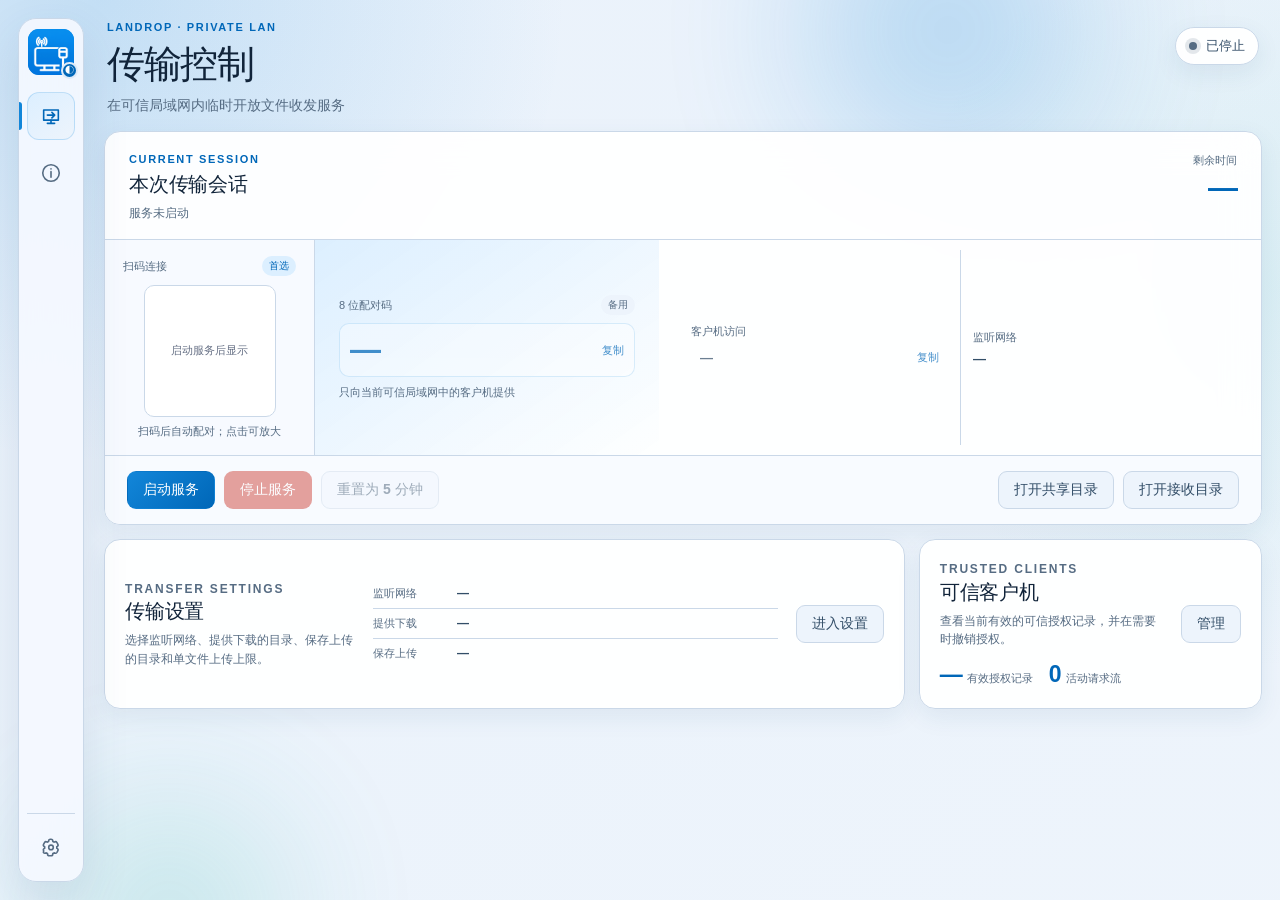
<file: ui/desktop/index.html>
<!doctype html>
<html lang="zh-CN">
<head>
  <meta charset="utf-8">
  <meta name="viewport" content="width=device-width, initial-scale=1">
  <meta name="color-scheme" content="light dark">
  <title>LanDrop</title>
  <link rel="stylesheet" href="css/tokens.css">
  <link rel="stylesheet" href="css/shell.css">
  <link rel="stylesheet" href="css/components.css">
</head>
<body data-service-state="stopped">
  <div class="ambient ambient-one"></div>
  <div class="ambient ambient-two"></div>

  <main class="app-shell">
    <aside class="activity-rail" aria-label="主导航">
      <button class="rail-brand" type="button" data-theme-toggle aria-label="主题：跟随系统；点击切换为深色模式">
        <img src="../../assets/LanDrop-icon-preview.png" alt="">
        <span class="theme-indicator" data-theme-indicator aria-hidden="true">◐</span>
      </button>
      <nav class="tab-bar" aria-label="LanDrop 页面">
        <button class="tab active" type="button" data-page="mainPage" data-title="传输控制" data-subtitle="在可信局域网内临时开放文件收发服务" aria-label="主控" aria-current="page">
          <svg aria-hidden="true" viewBox="0 0 24 24"><path d="M4 5.5h16v11H4z"></path><path d="M8 20h8M12 16.5V20"></path><path d="M8 11h8M13 8l3 3-3 3"></path></svg>
          <span class="nav-tooltip">主控</span>
        </button>
        <button class="tab" type="button" data-page="infoPage" data-title="网络与诊断" data-subtitle="检查本次 endpoint、Windows 网络和防火墙证据" aria-label="信息">
          <svg aria-hidden="true" viewBox="0 0 24 24"><circle cx="12" cy="12" r="9"></circle><path d="M12 10.5v6M12 7.5h.01"></path></svg>
          <span class="nav-tooltip">信息</span>
        </button>
      </nav>
      <nav class="rail-settings" aria-label="辅助导航">
        <button class="tab" type="button" data-page="settingsPage" data-title="设置与恢复" data-subtitle="只读诊断、日志入口和 Windows 官方设置" aria-label="设置">
          <svg aria-hidden="true" viewBox="0 0 24 24"><path d="M12 3.5a2 2 0 0 1 2 2v.4a7 7 0 0 1 1.4.8l.4-.2a2 2 0 0 1 2.7.7l.9 1.6a2 2 0 0 1-.7 2.7l-.4.2v1.6l.4.2a2 2 0 0 1 .7 2.7l-.9 1.6a2 2 0 0 1-2.7.7l-.4-.2a7 7 0 0 1-1.4.8v.4a2 2 0 0 1-2 2h-1.8a2 2 0 0 1-2-2v-.4a7 7 0 0 1-1.4-.8l-.4.2a2 2 0 0 1-2.7-.7L4 16.2a2 2 0 0 1 .7-2.7l.4-.2v-1.6l-.4-.2A2 2 0 0 1 4 8.8l.9-1.6a2 2 0 0 1 2.7-.7l.4.2a7 7 0 0 1 1.4-.8v-.4a2 2 0 0 1 2-2Z"></path><circle cx="12" cy="12.5" r="2.5"></circle></svg>
          <span class="nav-tooltip">设置</span>
        </button>
      </nav>
    </aside>

    <div class="workspace-column">
      <header class="hero">
        <div>
          <p class="eyebrow">LANDROP · PRIVATE LAN</p>
          <h1 id="workspaceTitle">传输控制</h1>
          <p id="workspaceSubtitle" class="subtitle">在可信局域网内临时开放文件收发服务</p>
        </div>
        <span id="badge" class="status-pill"><span class="status-dot"></span><span class="status-text">已停止</span></span>
      </header>

      <section id="mainPage" class="page active" aria-label="传输控制">
        <section class="service-panel panel">
          <header class="panel-heading service-heading">
            <div>
              <p class="section-index">CURRENT SESSION</p>
              <h2>本次传输会话</h2>
              <p id="message" class="panel-description">服务未启动</p>
            </div>
            <div class="countdown-block">
              <span>剩余时间</span>
              <strong id="countdown" class="countdown">—</strong>
            </div>
          </header>

          <div class="session-grid">
            <article class="qr-card">
              <div class="metric-heading"><span class="metric-label">扫码连接</span><span class="metric-badge">首选</span></div>
              <button id="openQrDialog" class="qr-frame" type="button" aria-label="放大一次性客户机邀请二维码" disabled>
                <img id="pairingQr" alt="一次性客户机邀请二维码" hidden>
                <span id="qrUnavailable">启动服务后显示</span>
              </button>
              <small>扫码后自动配对；点击可放大</small>
            </article>
            <article class="pairing-card">
              <div class="metric-heading"><span class="metric-label">8 位配对码</span><span class="metric-badge secondary-badge">备用</span></div>
              <button id="copyPairing" class="copy-value" type="button" aria-label="复制 8 位配对码" disabled>
                <strong id="pairing" class="code">—</strong><span class="copy-hint">复制</span>
              </button>
              <small>只向当前可信局域网中的客户机提供</small>
            </article>
            <article class="session-addresses">
              <div><span>客户机访问</span><button id="copyLanUrl" class="copy-inline" type="button" aria-label="复制客户机访问地址" disabled><strong id="lanUrl">—</strong><span class="copy-hint">复制</span></button></div>
              <div><span>监听网络</span><strong id="network">—</strong></div>
            </article>
          </div>

          <div class="command-bar">
            <button id="start" class="button primary" type="button">启动服务</button>
            <button id="stop" class="button danger" type="button" disabled>停止服务</button>
            <button id="resetDeadline" class="button secondary" type="button" disabled>重置为 5 分钟</button>
            <div class="directory-actions" role="group" aria-label="打开收发目录">
              <button id="openSharedDirectory" class="button secondary" type="button">打开共享目录</button>
              <button id="openReceivedDirectory" class="button secondary" type="button">打开接收目录</button>
            </div>
          </div>
          <div id="notice" class="notice" aria-live="polite"></div>
        </section>

        <div class="overview-grid">
          <section class="panel overview-card transfer-overview">
            <div class="overview-card-copy"><p class="section-index">TRANSFER SETTINGS</p><h2>传输设置</h2><p>选择监听网络、提供下载的目录、保存上传的目录和单文件上传上限。</p></div>
            <div class="settings-preview" aria-label="当前传输设置预览">
              <div><span>监听网络</span><strong id="settingsPreviewNetwork">—</strong></div>
              <div><span>提供下载</span><strong id="settingsPreviewShared">—</strong></div>
              <div><span>保存上传</span><strong id="settingsPreviewReceived">—</strong></div>
            </div>
            <button id="openTransferSettingsCard" class="button secondary" type="button">进入设置</button>
          </section>
          <section class="panel overview-card">
            <div class="overview-card-copy"><p class="section-index">TRUSTED CLIENTS</p><h2>可信客户机</h2><p>查看当前有效的可信授权记录，并在需要时撤销授权。</p><div class="overview-card-metrics"><span title="按当前仍有效的可信授权记录统计；浏览器清除站点数据后重新配对，可能形成新的授权记录。"><strong id="trustedClientCount">—</strong>有效授权记录</span><span><strong id="active">0</strong>活动请求流</span></div></div>
            <button id="openTrustedClients" class="button secondary" type="button">管理</button>
          </section>
        </div>

      </section>

      <dialog id="qrDialog" class="qr-dialog" aria-labelledby="qrDialogTitle">
        <form method="dialog" class="qr-dialog-card">
          <button class="qr-dialog-close" type="submit" aria-label="关闭二维码放大视图">×</button>
          <p class="section-index">ONE-TIME INVITATION</p>
          <h2 id="qrDialogTitle">扫码连接 LanDrop</h2>
          <p>请使用同一 Private LAN 中的客户机扫描；成功配对后本邀请立即失效。</p>
          <div class="qr-dialog-image"><img id="pairingQrLarge" alt="放大的一次性客户机邀请二维码"></div>
          <small>二维码只在本机生成，不会发送到在线识别服务。</small>
        </form>
      </dialog>

      <dialog id="confirmDialog" class="confirm-dialog" aria-labelledby="confirmTitle" aria-describedby="confirmMessage">
        <form method="dialog" class="confirm-dialog-card">
          <p class="section-index">CONFIRM ACTION</p>
          <h2 id="confirmTitle">确认操作</h2>
          <p id="confirmMessage" class="confirm-message"></p>
          <div class="confirm-actions">
            <button class="button ghost" type="submit" value="cancel">取消</button>
            <button id="confirmAccept" class="button danger" type="submit" value="confirm">确认</button>
          </div>
        </form>
      </dialog>
      <div id="feedbackToast" class="feedback-toast" role="status" aria-live="polite" aria-atomic="true" hidden>
        <div id="feedbackToastMessage" class="feedback-toast-card"></div>
      </div>

      <section id="transferSettingsPage" class="page" data-parent-page="mainPage" data-title="传输设置" data-subtitle="选择本次服务使用的目录、上传上限和 Private 网络">
        <section class="panel configuration-panel">
          <header class="panel-heading">
            <div><p class="section-index">DIRECTORIES & NETWORK</p><h2>目录与监听网络</h2><p class="panel-description">服务运行期间仅供查看；停止服务后才能修改并保存。</p></div>
            <button id="returnMainFromTransferSettings" class="button ghost compact" type="button">返回主控</button>
          </header>
            <label for="shared">提供下载的目录 <small>客户机从此处下载</small></label>
            <div class="path-row">
              <input id="shared" autocomplete="off">
              <button class="button secondary chooser" type="button" data-target="shared">选择…</button>
            </div>

            <label for="received">保存上传的目录 <small>客户机上传到此处</small></label>
            <div class="path-row">
              <input id="received" autocomplete="off">
              <button class="button secondary chooser" type="button" data-target="received">选择…</button>
            </div>

            <div class="field-grid">
              <label for="limit">单文件上传上限（MB）<input id="limit" type="number" min="1" max="10000" value="1000"></label>
              <label for="interfaceSelector">监听网络
                <span class="select-row">
                  <select id="interfaceSelector"><option value="">自动选择（仅一个可用 Private 网络）</option></select>
                  <button id="refreshInterfaces" class="icon-button" type="button" title="刷新网络" aria-label="刷新网络">↻</button>
                </span>
                <small>启动服务时采用；此选择不会随目录和上传上限一起保存。</small>
              </label>
            </div>
            <div class="configuration-actions"><button id="saveSettings" class="button secondary" type="button">保存设置</button></div>
            <div id="transferSettingsNotice" class="notice" aria-live="polite"></div>
        </section>
      </section>

      <section id="trustedClientsPage" class="page" data-parent-page="mainPage" data-title="可信客户机" data-subtitle="查看已配对浏览器，并撤销不再信任的客户机">
        <section class="panel clients-panel">
          <header class="panel-heading">
            <div><p class="section-index">TRUSTED CLIENTS</p><h2>可信客户机</h2><p class="panel-description">配对后可在有效凭据范围内再次连接；你可以随时撤销。</p></div>
            <div class="heading-actions">
              <button id="returnMainFromClients" class="button ghost compact" type="button">返回主控</button>
              <button id="refreshClients" class="button ghost compact" type="button">刷新列表</button>
              <button id="revokeAll" class="button danger-outline compact" type="button">撤销全部信任</button>
            </div>
          </header>
          <div id="clientsNotice" class="notice" aria-live="polite"></div>
          <div id="clients" class="clients"><span class="subtitle">正在读取…</span></div>
        </section>
      </section>

      <section id="infoPage" class="page" aria-label="网络与诊断">
        <section class="panel">
          <header class="panel-heading"><div><p class="section-index">ENDPOINT BASELINE</p><h2>当前服务机网络基线</h2></div></header>
          <dl class="status-grid">
            <div><dt>服务端绑定基线</dt><dd id="endpointSummary">—</dd></div>
            <div><dt>服务端网络校验</dt><dd id="endpointHealth">—</dd></div>
            <div><dt>诊断状态</dt><dd id="diagnosticStatus">尚未检测</dd></div>
            <div><dt>服务端监听地址</dt><dd id="listenSummary">—</dd></div>
            <div><dt>传输摘要</dt><dd id="transferSummary">—</dd></div>
          </dl>
        </section>

        <section class="panel statistics-panel">
          <header class="panel-heading"><div><p class="section-index">TRANSFER SUMMARY</p><h2>本次会话统计</h2><p class="panel-description">供排查传输结果时查看，不影响服务控制。</p></div></header>
          <dl class="compact-list">
            <div><dt>下载文件任务</dt><dd id="downloadStatistics">—</dd></div>
            <div><dt>上传文件任务</dt><dd id="uploadStatistics">—</dd></div>
            <div><dt>累计传输</dt><dd id="statistics">—</dd></div>
            <div><dt>下载请求流</dt><dd id="streamStatistics">—</dd></div>
            <div><dt>停止原因</dt><dd id="stopReason">—</dd></div>
            <div><dt>失败分类</dt><dd id="failureReasons">—</dd></div>
            <div><dt>拒绝分类</dt><dd id="rejectionReasons">—</dd></div>
          </dl>
        </section>

        <details id="diagnosticDetails" class="panel diagnostic-details">
          <summary><span><small>READ-ONLY DETAILS</small><strong>查看详细诊断</strong></span><b>＋</b></summary>
          <div class="diagnostic-sections">
            <section>
              <header><h2>服务机 IPv4 接口</h2><p>回环与排除项用于解释，不会成为 LAN endpoint。</p></header>
              <div id="interfaceList" class="diagnostic-list"><span class="subtitle">尚未检测。</span></div>
            </section>
            <section>
              <header><h2>服务机网络详细信息</h2><p>DNS、网关和链路信息只用于诊断。</p></header>
              <div id="adapterDetails" class="diagnostic-list"><span class="subtitle">正在等待异步诊断。</span></div>
            </section>
            <section>
              <header><h2>Windows 防火墙</h2><p>LanDrop 只读检查，不创建或修改规则。</p></header>
              <div id="firewallSummary" class="diagnostic-unknown">尚未检测。</div>
              <div id="firewallEvidence" class="diagnostic-list"></div>
            </section>
          </div>
        </details>
        <div id="infoNotice" class="notice page-notice" aria-live="polite"></div>
      </section>

      <section id="settingsPage" class="page" aria-label="设置与恢复">
        <section class="panel">
          <header class="panel-heading"><div><p class="section-index">DIAGNOSTICS</p><h2>诊断与恢复</h2><p class="panel-description">只刷新 LanDrop 自身的只读信息，不会改变网络、防火墙、代理或 VPN。</p></div></header>
          <div class="action-list">
            <button id="refreshDiagnostics" class="list-action primary-action" type="button"><span><strong>重新检测</strong><small>异步读取网络与防火墙状态</small></span><b>↻</b></button>
            <button id="viewDiagnostics" class="list-action" type="button"><span><strong>查看详细诊断</strong><small>前往信息页展开完整结果</small></span><b>→</b></button>
            <button id="openLogs" class="list-action" type="button"><span><strong>打开日志文件夹</strong><small>查看普通诊断与异常记录</small></span><b>↗</b></button>
            <button id="copyDiagnostics" class="list-action" type="button"><span><strong>复制诊断信息</strong><small>不包含配对码、凭据或收发目录</small></span><b>⧉</b></button>
          </div>
          <div id="settingsNotice" class="notice" aria-live="polite"></div>
        </section>

        <section class="panel">
          <header class="panel-heading"><div><p class="section-index">WINDOWS SETTINGS</p><h2>Windows 设置入口</h2><p class="panel-description">是否修改系统配置始终由你决定。</p></div></header>
          <div class="action-list three-columns">
            <button class="list-action settings-link" type="button" data-target="network"><span><strong>网络设置</strong><small>网络类别与适配器</small></span><b>↗</b></button>
            <button class="list-action settings-link" type="button" data-target="firewall"><span><strong>防火墙设置</strong><small>允许的应用和规则</small></span><b>↗</b></button>
            <button class="list-action settings-link" type="button" data-target="proxy"><span><strong>代理设置</strong><small>系统代理与脚本</small></span><b>↗</b></button>
          </div>
        </section>

        <section class="panel about-panel">
          <header class="panel-heading"><div><p class="section-index">ABOUT</p><h2>关于 LanDrop</h2></div></header>
          <div class="about-row"><span>当前版本</span><strong>LanDrop 0.6.0 · Windows 11</strong></div>
        </section>
      </section>
    </div>
  </main>

  <script src="../shared/js/theme.js"></script>
  <script src="js/state.js"></script>
  <script src="js/app.js"></script>
</body>
</html>
</file>
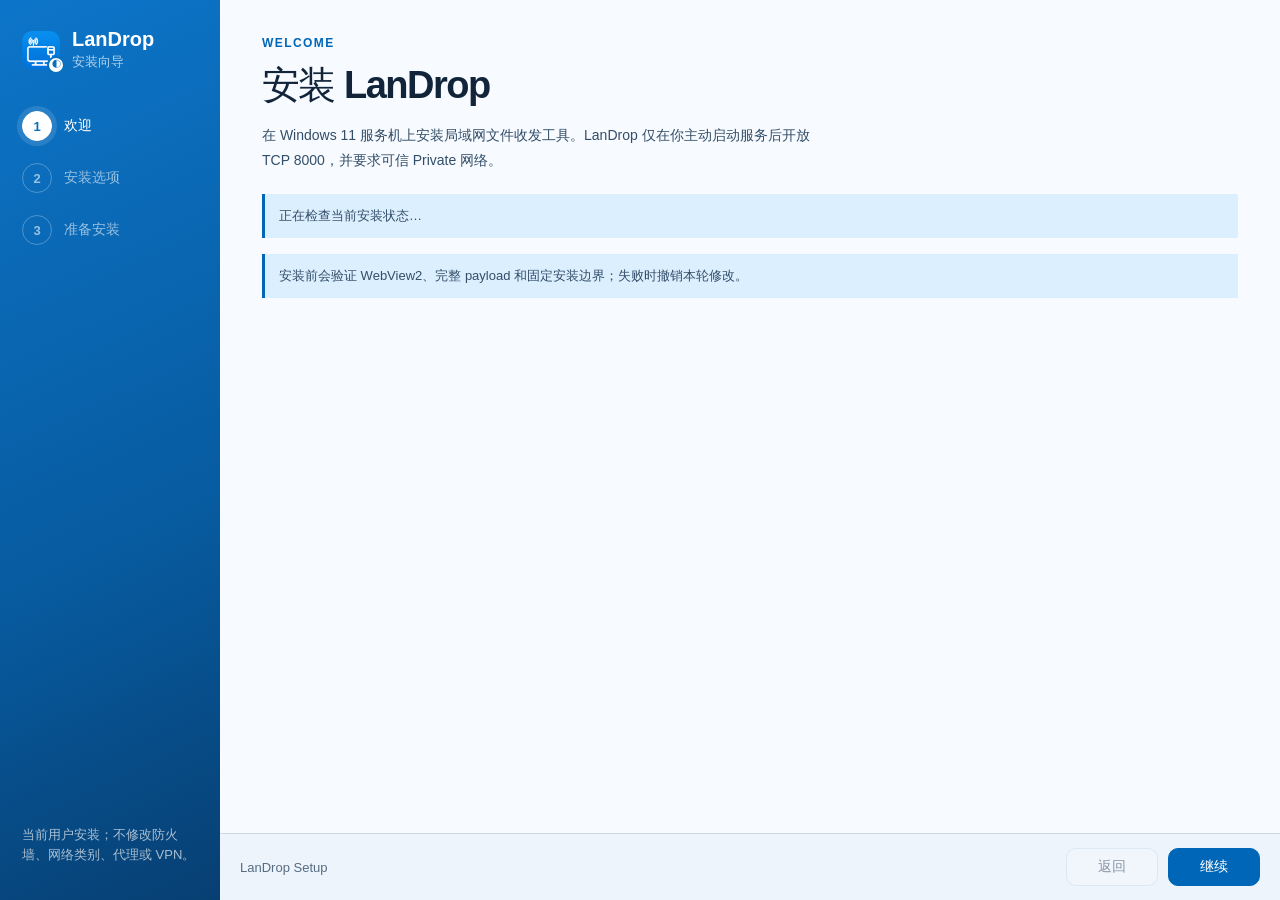
<file: ui/setup/index.html>
<!doctype html>
<html lang="zh-CN">
<head>
  <meta charset="utf-8">
  <meta name="viewport" content="width=device-width, initial-scale=1">
  <meta name="color-scheme" content="light dark">
  <title>安装 LanDrop</title>
  <link rel="stylesheet" href="../desktop/css/tokens.css">
  <link rel="stylesheet" href="../wizard/css/wizard.css">
</head>
<body>
  <main class="wizard-shell">
    <aside class="wizard-rail">
      <button class="wizard-brand" type="button" data-theme-toggle aria-label="主题：跟随系统；点击切换为深色模式"><span class="wizard-brand-icon"><img src="../../assets/LanDrop-icon-preview.png" alt=""><span class="theme-indicator" data-theme-indicator aria-hidden="true">◐</span></span><span class="wizard-brand-copy"><strong>LanDrop</strong><span>安装向导</span></span></button>
      <ol class="wizard-steps">
        <li class="wizard-step active"><b>1</b><span>欢迎</span></li>
        <li class="wizard-step"><b>2</b><span>安装选项</span></li>
        <li class="wizard-step"><b>3</b><span>准备安装</span></li>
      </ol>
      <p class="rail-note">当前用户安装；不修改防火墙、网络类别、代理或 VPN。</p>
    </aside>
    <section class="wizard-main">
      <div class="wizard-content">
        <section class="wizard-page active">
          <p class="wizard-kicker">WELCOME</p><h1>安装 LanDrop</h1>
          <p class="wizard-lead">在 Windows 11 服务机上安装局域网文件收发工具。LanDrop 仅在你主动启动服务后开放 TCP 8000，并要求可信 Private 网络。</p>
          <div id="setupModeMessage" class="preview-note">正在检查当前安装状态…</div>
          <div class="preview-note">安装前会验证 WebView2、完整 payload 和固定安装边界；失败时撤销本轮修改。</div>
        </section>
        <section class="wizard-page">
          <p class="wizard-kicker">OPTIONS</p><h1>选择安装方式</h1>
          <p class="wizard-lead">默认固定安装到当前用户目录；开机启动桌面程序，但不会自动开启传输服务。</p>
          <div class="path-preview"><strong>安装位置</strong><span id="installRoot">正在读取…</span></div>
          <div class="choice-list">
            <label class="choice"><input type="checkbox" checked disabled><span><strong>创建开始菜单快捷方式</strong><small>固定指向安装后的 LanDrop 主窗口，并关联稳定通知身份。</small></span></label>
            <label class="choice"><input type="checkbox" checked disabled><span><strong>登录后启动 LanDrop</strong><small>仅驻留托盘，传输服务保持关闭。</small></span></label>
            <label class="choice"><input id="desktopShortcut" type="checkbox"><span><strong>创建桌面快捷方式</strong><small>可选，默认不创建。</small></span></label>
          </div>
        </section>
        <section class="wizard-page">
          <p class="wizard-kicker">READY</p><h1>准备安装</h1>
          <p class="wizard-lead">确认后将执行完整校验、文件提交、自检、系统集成读回与最终状态提交。</p>
          <div class="summary-list">
            <div class="summary-row"><strong>操作</strong><span id="setupActionSummary">正在检查…</span></div>
            <div class="summary-row"><strong>范围</strong><span>当前用户</span></div>
            <div class="summary-row"><strong>防火墙</strong><span>不创建或修改规则</span></div>
          </div>
          <div id="previewResult" class="preview-note" aria-live="polite">尚未执行安装。</div>
        </section>
      </div>
      <footer class="wizard-footer"><span id="setupVersion" class="wizard-version">LanDrop Setup</span><div class="footer-actions"><button id="back" class="wizard-button" type="button">返回</button><button id="next" class="wizard-button primary" type="button">继续</button></div></footer>
    </section>
  </main>
  <script src="../shared/js/theme.js"></script>
  <script src="../wizard/js/wizard.js"></script>
  <script src="js/setup.js"></script>
</body>
</html>
</file>
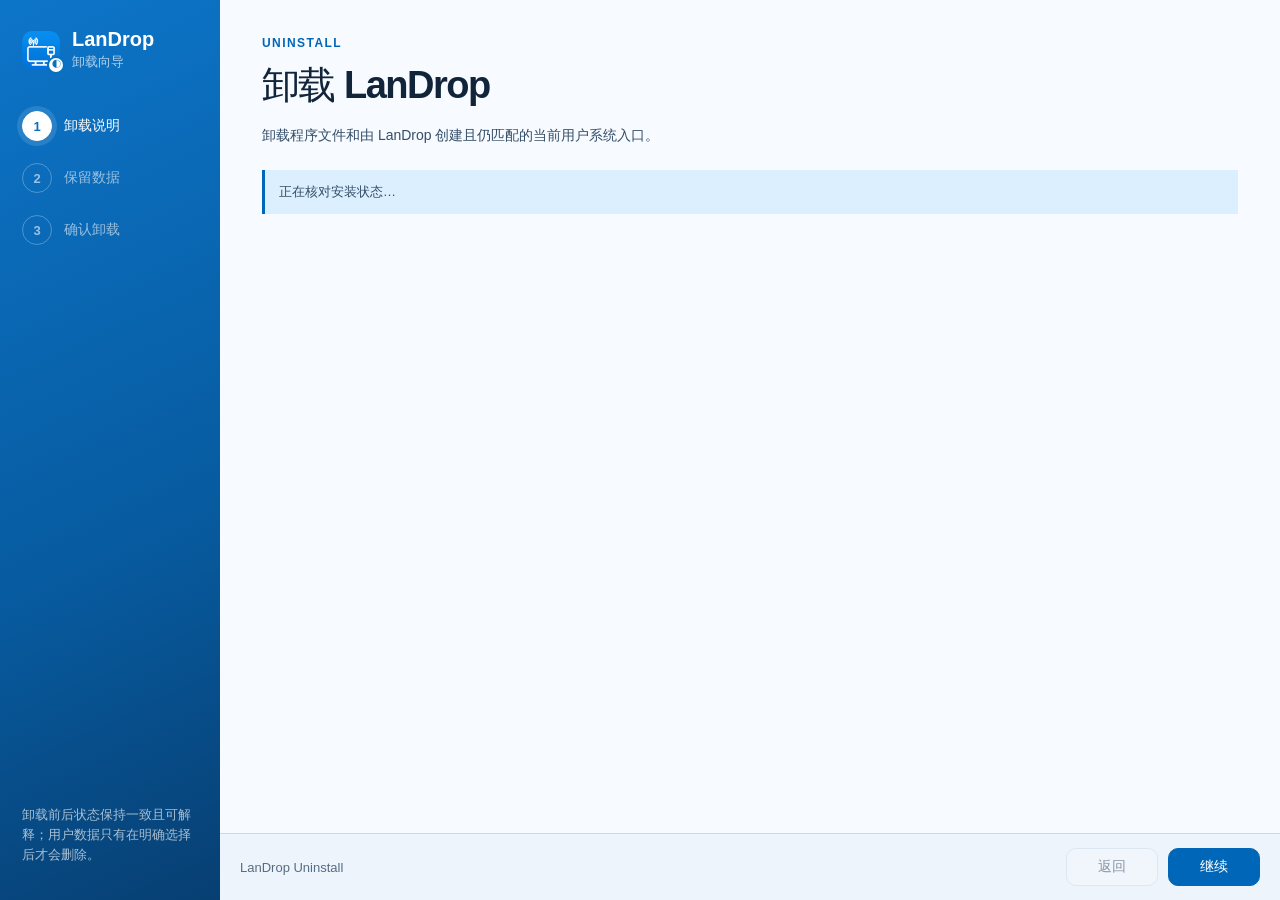
<file: ui/uninstall/index.html>
<!doctype html>
<html lang="zh-CN">
<head>
  <meta charset="utf-8">
  <meta name="viewport" content="width=device-width, initial-scale=1">
  <meta name="color-scheme" content="light dark">
  <title>卸载 LanDrop</title>
  <link rel="stylesheet" href="../desktop/css/tokens.css">
  <link rel="stylesheet" href="../wizard/css/wizard.css">
  <link rel="stylesheet" href="css/uninstall.css">
</head>
<body>
  <main class="wizard-shell">
    <aside class="wizard-rail">
      <button class="wizard-brand" type="button" data-theme-toggle aria-label="主题：跟随系统；点击切换为深色模式"><span class="wizard-brand-icon"><img src="../../assets/LanDrop-icon-preview.png" alt=""><span class="theme-indicator" data-theme-indicator aria-hidden="true">◐</span></span><span class="wizard-brand-copy"><strong>LanDrop</strong><span>卸载向导</span></span></button>
      <ol class="wizard-steps">
        <li class="wizard-step active"><b>1</b><span>卸载说明</span></li>
        <li class="wizard-step"><b>2</b><span>保留数据</span></li>
        <li class="wizard-step"><b>3</b><span>确认卸载</span></li>
      </ol>
      <p class="rail-note">卸载前后状态保持一致且可解释；用户数据只有在明确选择后才会删除。</p>
    </aside>
    <section class="wizard-main">
      <div class="wizard-content">
        <section class="wizard-page active">
          <p class="wizard-kicker">UNINSTALL</p><h1>卸载 LanDrop</h1>
          <p class="wizard-lead">卸载程序文件和由 LanDrop 创建且仍匹配的当前用户系统入口。</p>
          <div id="uninstallIntro" class="preview-note">正在核对安装状态…</div>
        </section>
        <section class="wizard-page">
          <p class="wizard-kicker">USER DATA</p><h1>选择要保留的数据</h1>
          <p class="wizard-lead">默认保留配置、日志和可信客户机。删除这些数据必须由用户分别明确选择。</p>
          <div class="choice-list">
            <label class="choice"><input id="deleteConfig" type="checkbox"><span><strong>删除配置</strong><small>删除 config.json；不会删除配置中引用的收发目录。</small></span></label>
            <label class="choice"><input id="deleteLogs" type="checkbox"><span><strong>删除日志</strong><small>只清理 LanDrop 已知日志白名单；未知文件保留。</small></span></label>
            <label class="choice"><input id="deleteTrusted" type="checkbox"><span><strong>删除可信客户机</strong><small>以后再次安装时，所有浏览器都需要重新配对。</small></span></label>
          </div>
        </section>
        <section class="wizard-page">
          <p class="wizard-kicker">CONFIRM</p><h1>确认卸载</h1>
          <p class="wizard-lead">只清理对象清单内仍属于 LanDrop 的快捷方式、开机启动项和卸载登记；不会修改防火墙，也不会碰触用户收发文件。</p>
          <div class="summary-list">
            <div class="summary-row"><strong>运行状态</strong><span>LanDrop 必须已从托盘退出</span></div>
            <div class="summary-row"><strong>系统入口</strong><span>清理由安装器创建的项目</span></div>
            <div class="summary-row"><strong>收发文件</strong><span>始终保留</span></div>
          </div>
          <div id="previewResult" class="preview-note" aria-live="polite">尚未执行卸载。</div>
        </section>
      </div>
      <footer class="wizard-footer"><span id="uninstallVersion" class="wizard-version">LanDrop Uninstall</span><div class="footer-actions"><button id="back" class="wizard-button" type="button">返回</button><button id="next" class="wizard-button primary" type="button">继续</button></div></footer>
    </section>
  </main>
  <script src="../shared/js/theme.js"></script>
  <script src="../wizard/js/wizard.js"></script>
  <script src="js/uninstall.js"></script>
</body>
</html>
</file>
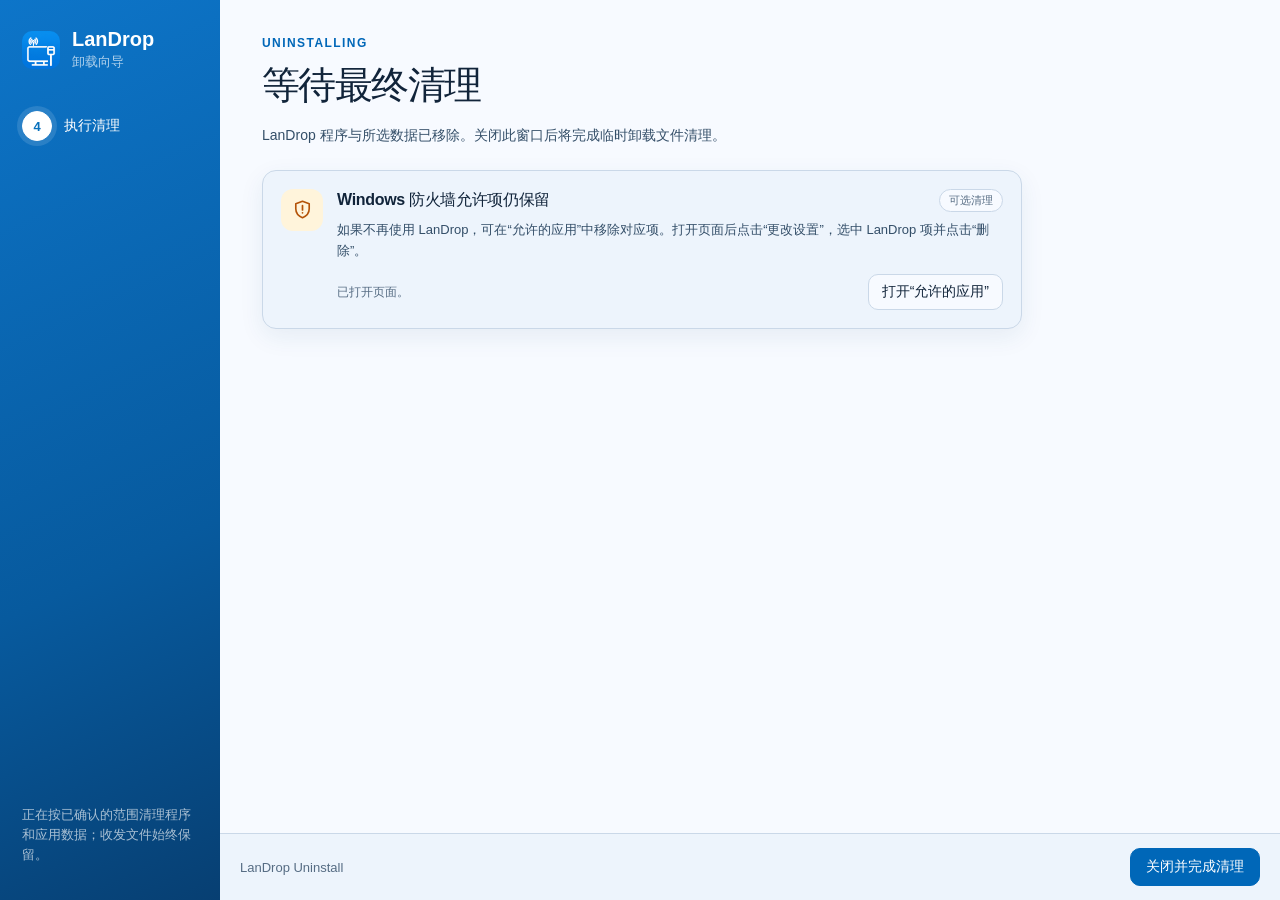
<file: previews/uninstall-complete.html>
<!doctype html>
<html lang="zh-CN">
<head>
  <meta charset="utf-8">
  <meta name="viewport" content="width=device-width, initial-scale=1">
  <meta name="color-scheme" content="light dark">
  <title>卸载 LanDrop · 界面预览</title>
  <link rel="stylesheet" href="../ui/desktop/css/tokens.css">
  <link rel="stylesheet" href="../ui/wizard/css/wizard.css">
  <link rel="stylesheet" href="../ui/uninstall/css/uninstall.css">
</head>
<body>
  <main class="wizard-shell">
    <aside class="wizard-rail">
      <div class="wizard-brand">
        <span class="wizard-brand-icon"><img src="../assets/LanDrop-icon-preview.png" alt=""></span>
        <span class="wizard-brand-copy"><strong>LanDrop</strong><span>卸载向导</span></span>
      </div>
      <ol class="wizard-steps" aria-label="卸载执行阶段">
        <li class="wizard-step active"><b>4</b><span>执行清理</span></li>
      </ol>
      <p class="rail-note">正在按已确认的范围清理程序和应用数据；收发文件始终保留。</p>
    </aside>
    <section class="wizard-main">
      <div class="wizard-content">
        <section class="wizard-page active execution-panel">
          <p class="wizard-kicker">UNINSTALLING</p>
          <h1>等待最终清理</h1>
          <p class="wizard-lead">LanDrop 程序与所选数据已移除。关闭此窗口后将完成临时卸载文件清理。</p>
          <section class="firewall-card" aria-labelledby="firewallCleanupTitle">
            <div class="firewall-card-icon" aria-hidden="true">
              <svg viewBox="0 0 24 24" fill="none" focusable="false">
                <path d="M12 3.5 19 6v5.2c0 4.4-2.8 7.6-7 9.3-4.2-1.7-7-4.9-7-9.3V6l7-2.5Z" stroke="currentColor" stroke-width="1.7" stroke-linejoin="round" />
                <path d="M12 8v4.5m0 3h.01" stroke="currentColor" stroke-width="1.8" stroke-linecap="round" />
              </svg>
            </div>
            <div class="firewall-card-content">
              <div class="firewall-card-heading">
                <h2 id="firewallCleanupTitle">Windows 防火墙允许项仍保留</h2>
                <span>可选清理</span>
              </div>
              <p>如果不再使用 LanDrop，可在“允许的应用”中移除对应项。打开页面后点击“更改设置”，选中 LanDrop 项并点击“删除”。</p>
              <div class="firewall-cleanup-actions">
                <span id="firewallOpenStatus" role="status" aria-live="polite">已打开页面。</span>
                <button id="openFirewallAllowedApps" class="wizard-button" type="button">打开“允许的应用”</button>
              </div>
            </div>
          </section>
        </section>
      </div>
      <footer class="wizard-footer">
        <span class="wizard-version">LanDrop Uninstall</span>
        <div class="footer-actions"><button class="wizard-button primary" type="button">关闭并完成清理</button></div>
      </footer>
    </section>
  </main>
  <script>
    document.getElementById("openFirewallAllowedApps").addEventListener("click", () => {
      document.getElementById("firewallOpenStatus").textContent = "演示页面不会更改 Windows 设置。";
    });
  </script>
</body>
</html>
</file>
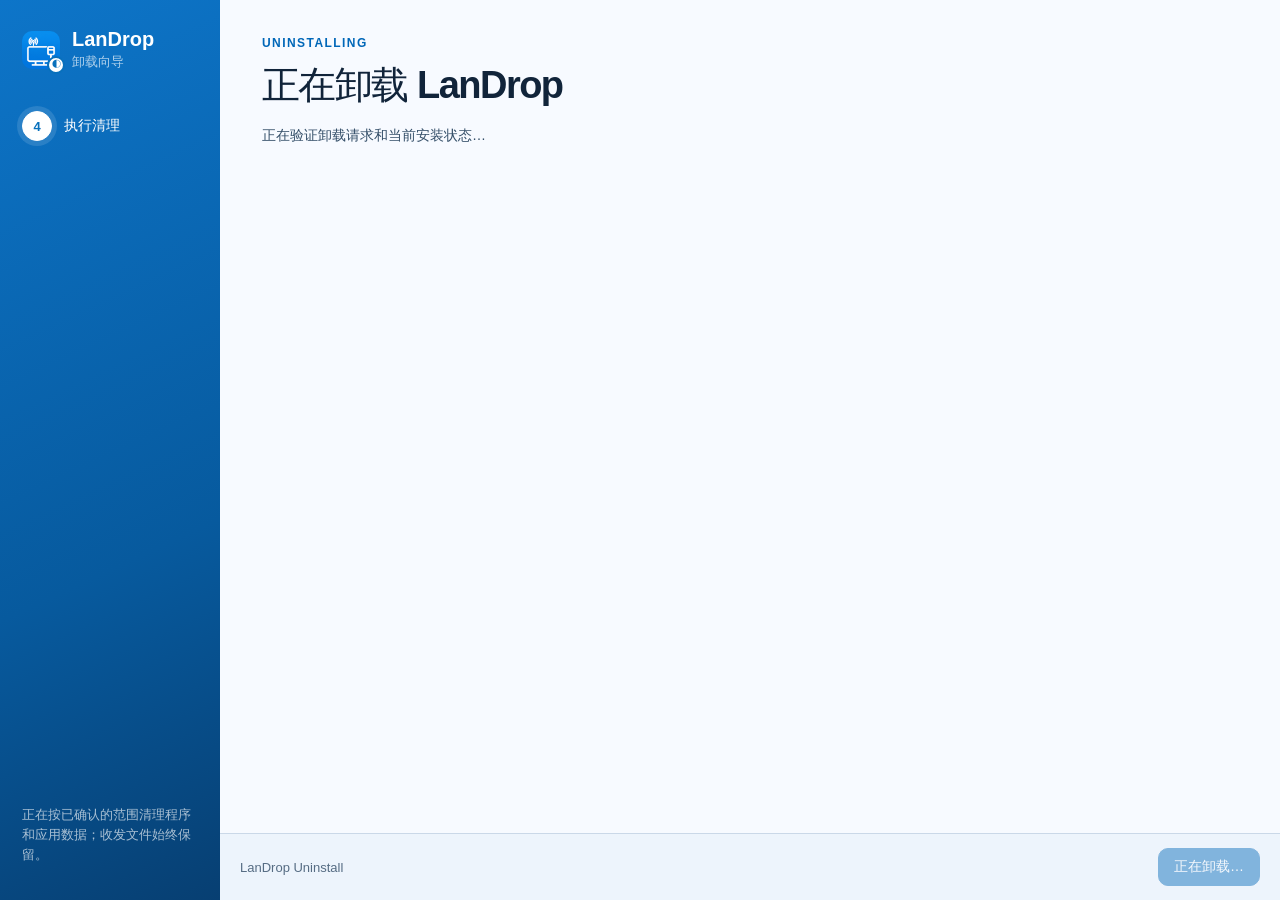
<file: ui/uninstall/execute.html>
<!doctype html>
<html lang="zh-CN">
<head>
  <meta charset="utf-8">
  <meta name="viewport" content="width=device-width, initial-scale=1">
  <meta name="color-scheme" content="light dark">
  <title>清理 LanDrop</title>
  <link rel="stylesheet" href="../desktop/css/tokens.css">
  <link rel="stylesheet" href="../wizard/css/wizard.css">
  <link rel="stylesheet" href="css/uninstall.css">
</head>
<body>
  <main class="wizard-shell">
    <aside class="wizard-rail">
      <button class="wizard-brand" type="button" data-theme-toggle aria-label="主题：跟随系统；点击切换为深色模式"><span class="wizard-brand-icon"><img src="../../assets/LanDrop-icon-preview.png" alt=""><span class="theme-indicator" data-theme-indicator aria-hidden="true">◐</span></span><span class="wizard-brand-copy"><strong>LanDrop</strong><span>卸载向导</span></span></button>
      <ol class="wizard-steps" aria-label="卸载执行阶段">
        <li class="wizard-step active"><b>4</b><span>执行清理</span></li>
      </ol>
      <p class="rail-note">正在按已确认的范围清理程序和应用数据；收发文件始终保留。</p>
    </aside>
    <section class="wizard-main">
      <div class="wizard-content">
        <section class="wizard-page active execution-panel">
          <p class="wizard-kicker">UNINSTALLING</p><h1 id="executionTitle">正在卸载 LanDrop</h1>
          <p id="executionMessage" class="wizard-lead">正在验证卸载请求和当前安装状态…</p>
          <div id="executionResiduals" class="preview-note" hidden></div>
          <section id="firewallCleanup" class="firewall-card" aria-labelledby="firewallCleanupTitle" hidden>
            <div class="firewall-card-icon" aria-hidden="true">
              <svg viewBox="0 0 24 24" fill="none" focusable="false">
                <path d="M12 3.5 19 6v5.2c0 4.4-2.8 7.6-7 9.3-4.2-1.7-7-4.9-7-9.3V6l7-2.5Z" stroke="currentColor" stroke-width="1.7" stroke-linejoin="round" />
                <path d="M12 8v4.5m0 3h.01" stroke="currentColor" stroke-width="1.8" stroke-linecap="round" />
              </svg>
            </div>
            <div class="firewall-card-content">
              <div class="firewall-card-heading">
                <h2 id="firewallCleanupTitle">Windows 防火墙允许项仍保留</h2>
                <span>可选清理</span>
              </div>
              <p>如果不再使用 LanDrop，可在“允许的应用”中移除对应项。打开页面后点击“更改设置”，选中 LanDrop 项并点击“删除”。</p>
              <div class="firewall-cleanup-actions">
                <span id="firewallOpenStatus" role="status" aria-live="polite"></span>
                <button id="openFirewallAllowedApps" class="wizard-button" type="button">打开“允许的应用”</button>
              </div>
            </div>
          </section>
        </section>
      </div>
      <footer class="wizard-footer"><span id="uninstallVersion" class="wizard-version">LanDrop Uninstall</span><div class="footer-actions"><button id="next" class="wizard-button primary" type="button" disabled>正在卸载…</button></div></footer>
    </section>
  </main>
  <script src="../shared/js/theme.js"></script>
  <script src="js/execution.js"></script>
</body>
</html>
</file>
<file: ui/desktop/css/tokens.css>
:root {
  color-scheme: light;
  font-family: "Source Han Sans SC", "Source Han Sans CN", "Noto Sans CJK SC", "Microsoft YaHei UI", "Segoe UI Variable Text", "Segoe UI", sans-serif;
  font-synthesis: none;

  --page: #eaf2fb;
  --surface: rgba(255, 255, 255, 0.94);
  --surface-solid: #ffffff;
  --surface-raised: #f7faff;
  --surface-soft: #edf4fc;
  --surface-input: #ffffff;
  --surface-command: rgba(248, 251, 255, 0.94);
  --rail: rgba(245, 249, 255, 0.9);
  --rail-strong: #e5effa;
  --line: #cad8e8;
  --line-soft: rgba(18, 134, 217, 0.2);
  --text: #11243a;
  --text-secondary: #334e68;
  --muted: #566c83;
  --accent: #1286d9;
  --accent-strong: #0067b8;
  --accent-soft: #dcefff;
  --accent-contrast: #ffffff;
  --success: #15803d;
  --success-soft: #dcfce7;
  --warning: #b45309;
  --warning-soft: #fff4db;
  --danger: #c9362b;
  --danger-soft: #fee8e7;
  --shadow: 0 18px 48px rgba(31, 78, 121, 0.12);
  --shadow-soft: 0 8px 24px rgba(31, 78, 121, 0.08);
  --shadow-strong: 0 24px 64px rgba(20, 45, 75, 0.22);
}

@media (prefers-color-scheme: dark) {
  :root:not([data-theme="light"]) {
    color-scheme: dark;
    --page: #111b27;
    --surface: rgba(25, 39, 54, 0.94);
    --surface-solid: #192736;
    --surface-raised: #203246;
    --surface-soft: #263a50;
    --surface-input: #152332;
    --surface-command: rgba(22, 35, 49, 0.96);
    --rail: rgba(20, 32, 45, 0.92);
    --rail-strong: #1d3044;
    --line: #38516a;
    --line-soft: rgba(77, 177, 242, 0.24);
    --text: #f4f8fc;
    --text-secondary: #d6e2ec;
    --muted: #96abc0;
    --accent: #47b1f2;
    --accent-strong: #168bd7;
    --accent-soft: rgba(71, 177, 242, 0.14);
    --accent-contrast: #061b2b;
    --success: #52d681;
    --success-soft: rgba(82, 214, 129, 0.12);
    --warning: #f2b65c;
    --warning-soft: rgba(242, 182, 92, 0.12);
    --danger: #ff7b72;
    --danger-soft: rgba(255, 123, 114, 0.12);
    --shadow: 0 20px 55px rgba(0, 0, 0, 0.26);
    --shadow-soft: 0 9px 28px rgba(0, 0, 0, 0.2);
    --shadow-strong: 0 24px 64px rgba(0, 0, 0, 0.48);
  }
}

:root[data-theme="dark"] {
  color-scheme: dark;
  --page: #111b27;
  --surface: rgba(25, 39, 54, 0.94);
  --surface-solid: #192736;
  --surface-raised: #203246;
  --surface-soft: #263a50;
  --surface-input: #152332;
  --surface-command: rgba(22, 35, 49, 0.96);
  --rail: rgba(20, 32, 45, 0.92);
  --rail-strong: #1d3044;
  --line: #38516a;
  --line-soft: rgba(77, 177, 242, 0.24);
  --text: #f4f8fc;
  --text-secondary: #d6e2ec;
  --muted: #96abc0;
  --accent: #47b1f2;
  --accent-strong: #168bd7;
  --accent-soft: rgba(71, 177, 242, 0.14);
  --accent-contrast: #061b2b;
  --success: #52d681;
  --success-soft: rgba(82, 214, 129, 0.12);
  --warning: #f2b65c;
  --warning-soft: rgba(242, 182, 92, 0.12);
  --danger: #ff7b72;
  --danger-soft: rgba(255, 123, 114, 0.12);
  --shadow: 0 20px 55px rgba(0, 0, 0, 0.26);
  --shadow-soft: 0 9px 28px rgba(0, 0, 0, 0.2);
  --shadow-strong: 0 24px 64px rgba(0, 0, 0, 0.48);
}

:root[data-theme="light"] { color-scheme: light; }

@media (prefers-reduced-motion: reduce) {
  *, *::before, *::after {
    scroll-behavior: auto !important;
    transition-duration: 0.01ms !important;
    animation-duration: 0.01ms !important;
    animation-iteration-count: 1 !important;
  }
}
</file>
<file: ui/desktop/css/shell.css>
* { box-sizing: border-box; }

html { min-height: 100%; }

body {
  min-width: 760px;
  min-height: 100vh;
  margin: 0;
  overflow-x: hidden;
  background:
    radial-gradient(circle at 8% 0, rgba(18, 134, 217, 0.18), transparent 29rem),
    radial-gradient(circle at 100% 32%, rgba(27, 181, 170, 0.09), transparent 24rem),
    linear-gradient(145deg, var(--page), color-mix(in srgb, var(--page) 84%, var(--surface-solid)));
  color: var(--text);
  font-size: 14px;
}

button, input, select { font: inherit; }
button { color: inherit; -webkit-tap-highlight-color: transparent; }
[hidden] { display: none !important; }

.ambient {
  position: fixed;
  border-radius: 999px;
  filter: blur(78px);
  opacity: 0.24;
  pointer-events: none;
}
.ambient-one { top: -110px; right: 15%; width: 280px; height: 280px; background: var(--accent); }
.ambient-two { bottom: -120px; left: 5%; width: 210px; height: 210px; background: #2bb7a9; }

.app-shell {
  position: relative;
  display: grid;
  grid-template-columns: 66px minmax(0, 1fr);
  column-gap: 20px;
  width: min(1520px, calc(100% - 36px));
  min-height: 100vh;
  margin: 0 auto;
  padding: 18px 0;
}

.activity-rail {
  position: sticky;
  top: 18px;
  z-index: 10;
  display: flex;
  align-items: center;
  flex-direction: column;
  width: 66px;
  height: calc(100vh - 36px);
  min-height: 510px;
  padding: 10px 8px;
  border: 1px solid var(--line);
  border-radius: 18px;
  background: var(--rail);
  box-shadow: var(--shadow);
  backdrop-filter: blur(18px);
}

.rail-brand {
  position: relative;
  display: grid;
  place-items: center;
  width: 46px;
  height: 46px;
  margin-bottom: 17px;
  border-radius: 11px;
  border: 0;
  padding: 0;
  background: #0785d5;
  box-shadow: none;
  cursor: pointer;
  overflow: visible;
  line-height: 0;
}
.rail-brand img { display: block; width: 46px; height: 46px; border-radius: 11px; }
.rail-brand:hover { outline: 1px solid var(--accent); }
.rail-brand:focus-visible { outline: 0; box-shadow: 0 0 0 3px var(--line-soft); }
.theme-indicator {
  position: absolute;
  right: -4px;
  bottom: -4px;
  display: grid;
  place-items: center;
  width: 17px;
  height: 17px;
  border: 2px solid var(--rail);
  border-radius: 50%;
  background: var(--accent-strong);
  color: #fff;
  font-size: 9px;
  font-weight: 800;
  line-height: 1;
}

.tab-bar {
  display: flex;
  align-items: center;
  flex: 1;
  flex-direction: column;
  gap: 9px;
  width: 100%;
}

.rail-settings {
  display: flex;
  justify-content: center;
  width: 100%;
  padding-top: 9px;
  border-top: 1px solid var(--line);
}

.tab {
  position: relative;
  display: grid;
  place-items: center;
  width: 48px;
  height: 48px;
  padding: 0;
  border: 1px solid transparent;
  border-radius: 12px;
  outline: none;
  background: transparent;
  color: var(--muted);
  cursor: pointer;
}
.tab svg {
  width: 22px;
  height: 22px;
  fill: none;
  stroke: currentColor;
  stroke-linecap: round;
  stroke-linejoin: round;
  stroke-width: 1.75;
}
.tab:hover { background: var(--surface-soft); color: var(--text-secondary); }
.tab:focus-visible { box-shadow: 0 0 0 3px var(--line-soft); }
.tab.active {
  border-color: var(--line-soft);
  background: linear-gradient(145deg, var(--accent-soft), var(--surface-soft));
  color: var(--accent-strong);
}
.tab.active::before {
  position: absolute;
  top: 9px;
  bottom: 9px;
  left: -9px;
  width: 3px;
  border-radius: 0 999px 999px 0;
  background: var(--accent);
  content: "";
}

.nav-tooltip {
  position: absolute;
  top: 50%;
  left: calc(100% + 13px);
  z-index: 30;
  width: max-content;
  padding: 7px 10px;
  border: 1px solid var(--line);
  border-radius: 8px;
  background: var(--surface-solid);
  box-shadow: var(--shadow-soft);
  color: var(--text);
  font-size: 11px;
  font-weight: 650;
  opacity: 0;
  pointer-events: none;
  transform: translate(-4px, -50%);
  transition: opacity 120ms ease, transform 120ms ease;
}
.tab:hover .nav-tooltip, .tab:focus-visible .nav-tooltip { opacity: 1; transform: translate(0, -50%); }

.workspace-column { min-width: 0; padding-bottom: 10px; }

.hero {
  display: flex;
  align-items: flex-start;
  justify-content: space-between;
  gap: 28px;
  min-height: 80px;
  margin-bottom: 16px;
  padding: 3px 3px 0;
}
.eyebrow, .section-index {
  margin: 0 0 6px;
  color: var(--accent-strong);
  font-size: 11px;
  font-weight: 780;
  letter-spacing: 0.15em;
}
h1, h2, p { margin-top: 0; }
h1 { margin-bottom: 7px; font-size: clamp(30px, 3vw, 38px); letter-spacing: -0.035em; }
h2 { margin-bottom: 0; font-size: 20px; letter-spacing: -0.012em; }
.subtitle { margin: 0; color: var(--muted); font-size: 14px; }

.page { display: none; }
.page.active { display: block; }

@media (max-width: 900px) {
  body { min-width: 720px; }
  .app-shell { grid-template-columns: 58px minmax(0, 1fr); column-gap: 13px; width: calc(100% - 24px); }
  .activity-rail { width: 58px; }
  .control-grid { grid-template-columns: 1fr !important; }
}
</file>
<file: ui/desktop/css/components.css>
.panel {
  margin-bottom: 14px;
  padding: 20px;
  border: 1px solid var(--line);
  border-radius: 16px;
  background: var(--surface);
  box-shadow: var(--shadow-soft);
  backdrop-filter: blur(18px);
}
.panel-heading {
  display: flex;
  align-items: flex-start;
  justify-content: space-between;
  gap: 18px;
  margin-bottom: 16px;
}
.panel-description { margin: 6px 0 0; color: var(--muted); font-size: 12px; line-height: 1.5; }
.service-panel { overflow: hidden; padding: 0; }
.service-heading { margin: 0; padding: 21px 24px 17px; }

.status-pill {
  display: inline-flex;
  align-items: center;
  gap: 9px;
  margin-top: 6px;
  padding: 9px 13px;
  border: 1px solid var(--line);
  border-radius: 999px;
  background: var(--surface);
  box-shadow: var(--shadow-soft);
  color: var(--text-secondary);
  font-size: 13px;
  font-weight: 680;
  white-space: nowrap;
}
.status-dot {
  width: 8px;
  height: 8px;
  border-radius: 50%;
  background: var(--muted);
  box-shadow: 0 0 0 4px color-mix(in srgb, var(--muted) 16%, transparent);
}
.status-pill.running .status-dot { background: var(--success); box-shadow: 0 0 0 4px var(--success-soft); }
.status-pill.error .status-dot { background: var(--danger); box-shadow: 0 0 0 4px var(--danger-soft); }
.status-pill.grace .status-dot { background: var(--warning); box-shadow: 0 0 0 4px var(--warning-soft); }

.countdown-block { display: grid; justify-items: end; gap: 3px; }
.countdown-block span, .metric-label { color: var(--muted); font-size: 11px; }
.countdown { color: var(--accent-strong); font-size: 30px; font-variant-numeric: tabular-nums; letter-spacing: -0.03em; }
.countdown.warning { color: var(--warning); }

.session-grid {
  display: grid;
  grid-template-columns: 210px minmax(255px, 0.8fr) minmax(0, 1.4fr);
  border-top: 1px solid var(--line);
  border-bottom: 1px solid var(--line);
}
.qr-card {
  display: grid;
  align-content: center;
  justify-items: center;
  min-height: 196px;
  padding: 16px 18px;
  border-right: 1px solid var(--line);
  background: var(--surface-raised);
}
.metric-heading { display: flex; align-items: center; justify-content: space-between; gap: 8px; width: 100%; }
.metric-badge { padding: 3px 7px; border-radius: 999px; background: var(--accent-soft); color: var(--accent-strong); font-size: 10px; font-weight: 750; }
.secondary-badge { background: var(--surface-soft); color: var(--muted); }
.qr-card .metric-label { justify-self: start; }
.qr-card small { margin-top: 7px; color: var(--muted); font-size: 11px; text-align: center; }
.qr-frame {
  display: grid;
  place-items: center;
  width: 132px;
  height: 132px;
  margin-top: 9px;
  overflow: hidden;
  border: 1px solid var(--line);
  border-radius: 10px;
  background: #fff;
  padding: 0;
  cursor: zoom-in;
}
.qr-frame:disabled { opacity: 1; cursor: default; }
.qr-frame:focus-visible { outline: 3px solid var(--line-soft); outline-offset: 2px; }
.qr-frame img { display: block; width: 100%; height: 100%; image-rendering: pixelated; }
.qr-frame span { padding: 12px; color: #667085; font-size: 11px; line-height: 1.45; text-align: center; }
.qr-frame [hidden] { display: none; }
.qr-dialog {
  width: min(460px, calc(100vw - 36px));
  max-width: none;
  padding: 0;
  overflow: visible;
  border: 0;
  border-radius: 20px;
  background: transparent;
  color: var(--text);
}
.qr-dialog::backdrop { background: rgba(13, 27, 45, .58); backdrop-filter: blur(5px); }
.qr-dialog-card {
  position: relative;
  display: grid;
  justify-items: center;
  margin: 0;
  padding: 24px;
  border: 1px solid var(--line);
  border-radius: 20px;
  background: var(--surface);
  box-shadow: var(--shadow-strong);
  text-align: center;
}
.qr-dialog-card h2 { margin: 5px 0 0; }
.qr-dialog-card > p:not(.section-index) { max-width: 350px; margin: 8px 0 0; color: var(--muted); font-size: 12px; line-height: 1.55; }
.qr-dialog-card > small { margin-top: 12px; color: var(--muted); font-size: 11px; }
.qr-dialog-close {
  position: absolute;
  top: 12px;
  right: 12px;
  width: 34px;
  height: 34px;
  padding: 0;
  border: 1px solid var(--line);
  border-radius: 50%;
  background: var(--surface-soft);
  color: var(--text-secondary);
  font-size: 21px;
  cursor: pointer;
}
.qr-dialog-image {
  width: min(340px, 72vw);
  aspect-ratio: 1;
  margin-top: 18px;
  overflow: hidden;
  border: 1px solid var(--line);
  border-radius: 14px;
  background: #fff;
}
.qr-dialog-image img { display: block; width: 100%; height: 100%; image-rendering: pixelated; }
.confirm-dialog {
  position: fixed;
  inset: 0;
  width: min(430px, calc(100vw - 36px));
  max-height: calc(100vh - 36px);
  max-width: none;
  margin: auto;
  padding: 0;
  border: 0;
  border-radius: 18px;
  background: transparent;
  color: var(--text);
}
.confirm-dialog::backdrop { background: rgba(13, 27, 45, .58); backdrop-filter: blur(5px); }
.confirm-dialog-card {
  margin: 0;
  padding: 23px;
  border: 1px solid var(--line);
  border-radius: 18px;
  background: var(--surface);
  box-shadow: var(--shadow-strong);
}
.confirm-dialog-card h2 { margin-top: 4px; }
.confirm-message { margin: 9px 0 0; color: var(--muted); font-size: 13px; line-height: 1.6; white-space: pre-wrap; }
.confirm-actions { display: flex; justify-content: flex-end; gap: 9px; margin-top: 22px; }
.feedback-toast {
  position: fixed;
  z-index: 1000;
  inset: 0;
  display: grid;
  place-items: center;
  padding: 24px;
  opacity: 0;
  pointer-events: none;
  transition: opacity 140ms ease;
}
.feedback-toast[hidden] { display: none; }
.feedback-toast.visible { opacity: 1; }
.feedback-toast-card {
  width: max-content;
  max-width: min(520px, calc(100vw - 48px));
  padding: 15px 21px;
  border: 1px solid var(--line);
  border-left: 4px solid var(--accent);
  border-radius: 12px;
  background: var(--surface);
  box-shadow: var(--shadow-strong);
  color: var(--text-secondary);
  font-size: 14px;
  font-weight: 650;
  line-height: 1.55;
  text-align: center;
  overflow-wrap: anywhere;
  transform: translateY(5px);
  transition: transform 140ms ease;
}
.feedback-toast.visible .feedback-toast-card { transform: translateY(0); }
.feedback-toast.error .feedback-toast-card { border-left-color: var(--danger); color: var(--danger); }
.pairing-card {
  display: grid;
  align-content: center;
  min-height: 148px;
  padding: 22px 24px;
  background: linear-gradient(145deg, var(--accent-soft), transparent);
}
.pairing-card small { margin-top: 8px; color: var(--muted); font-size: 11px; }
.code {
  color: var(--accent-strong);
  font-size: 31px;
  font-weight: 780;
  letter-spacing: 0.13em;
  font-variant-numeric: tabular-nums;
}
.session-addresses { display: grid; grid-template-columns: 1fr 1fr; padding: 10px 20px; }
.session-addresses div { display: grid; align-content: center; min-width: 0; padding: 11px 12px; }
.session-addresses div:last-child { border-left: 1px solid var(--line); }
.session-addresses > div > span { color: var(--muted); font-size: 11px; }
.session-addresses > div > strong { margin-top: 6px; overflow-wrap: anywhere; color: var(--text-secondary); font-size: 13px; }

.copy-value, .copy-inline {
  display: flex;
  align-items: center;
  min-width: 0;
  border: 0;
  outline: none;
  background: transparent;
  color: inherit;
  cursor: copy;
}
.copy-value { justify-content: space-between; gap: 12px; width: 100%; margin-top: 8px; padding: 8px 10px; border: 1px solid var(--line-soft); border-radius: 10px; background: color-mix(in srgb, var(--surface-solid) 48%, transparent); text-align: left; }
.copy-inline { justify-content: space-between; gap: 10px; margin-top: 4px; padding: 6px 8px; border: 1px solid transparent; border-radius: 8px; text-align: left; }
.copy-inline strong { min-width: 0; overflow-wrap: anywhere; color: var(--text-secondary); font-size: 13px; }
.copy-hint { flex: none; color: var(--accent-strong) !important; font-size: 11px !important; font-weight: 700; }
.copy-value:not(:disabled) .code,
.copy-inline:not(:disabled) strong {
  text-decoration-line: underline;
  text-decoration-color: var(--accent-strong);
  text-decoration-thickness: 1px;
  text-underline-offset: 3px;
}
.copy-value:hover:not(:disabled), .copy-inline:hover:not(:disabled) { border-color: var(--accent); background: var(--surface-soft); }
.copy-value:focus-visible, .copy-inline:focus-visible { box-shadow: 0 0 0 3px var(--line-soft); }
.copy-value:disabled, .copy-inline:disabled { cursor: default; opacity: .72; }

.command-bar {
  display: flex;
  flex-wrap: wrap;
  align-items: center;
  gap: 9px;
  padding: 15px 22px;
  background: var(--surface-command);
}
.directory-actions { display: flex; align-items: center; gap: 9px; margin-left: auto; }
.button, .icon-button {
  min-height: 38px;
  padding: 9px 15px;
  border: 1px solid var(--line);
  border-radius: 9px;
  outline: none;
  background: var(--surface-soft);
  color: var(--text-secondary);
  font-weight: 650;
  cursor: pointer;
}
.button:hover:not(:disabled), .icon-button:hover:not(:disabled) { border-color: var(--accent); color: var(--text); }
.button:focus-visible, .icon-button:focus-visible, input:focus, select:focus { box-shadow: 0 0 0 3px var(--line-soft); }
.button:disabled, .icon-button:disabled { opacity: 0.46; cursor: default; }
.button.primary { border-color: transparent; background: linear-gradient(135deg, var(--accent), var(--accent-strong)); color: var(--accent-contrast); }
.button.danger { border-color: transparent; background: var(--danger); color: #fff; }
.button.danger-outline { border-color: color-mix(in srgb, var(--danger) 45%, var(--line)); background: var(--danger-soft); color: var(--danger); }
.button.ghost { background: transparent; }
.button.compact { min-height: 32px; padding: 6px 10px; font-size: 11px; }
.icon-button { width: 38px; min-width: 38px; padding: 0; font-size: 18px; }

.notice { min-height: 0; color: var(--text-secondary); font-size: 12px; line-height: 1.45; }
.service-panel > .notice:not(:empty) { margin: 0; padding: 10px 18px; border-top: 1px solid var(--line); background: var(--accent-soft); }
.notice.error { color: var(--danger); }
.configuration-panel > .notice:not(:empty),
.clients-panel > .notice:not(:empty),
.page-notice:not(:empty),
.settingsPage .notice:not(:empty) {
  margin-top: 12px;
  padding: 10px 12px;
  border: 1px solid var(--line-soft);
  border-radius: 9px;
  background: var(--accent-soft);
}

.control-grid { display: grid; grid-template-columns: minmax(0, 1.25fr) minmax(315px, 0.75fr); gap: 14px; }
.control-grid > .panel { min-width: 0; }
.configuration-actions { display: flex; justify-content: flex-end; margin-top: 14px; }
label { display: grid; gap: 6px; margin: 13px 0 6px; color: var(--text-secondary); font-size: 12px; font-weight: 680; }
label small { color: var(--muted); font-size: 11px; font-weight: 500; }
input, select {
  min-width: 0;
  width: 100%;
  min-height: 36px;
  padding: 8px 10px;
  border: 1px solid var(--line);
  border-radius: 9px;
  outline: none;
  background: var(--surface-input);
  color: var(--text);
}
input:disabled, select:disabled { background: var(--surface-soft); color: var(--muted); }
.path-row, .select-row { display: grid; grid-template-columns: minmax(0, 1fr) auto; gap: 8px; }
.field-grid { display: grid; grid-template-columns: 150px minmax(0, 1fr); align-items: start; gap: 12px; }
.field-grid > label { align-content: start; }
.field-grid input, .field-grid select { box-sizing: border-box; height: 38px; min-height: 38px; }
.field-grid .select-row { height: 38px; align-items: stretch; }
.field-grid .icon-button { height: 38px; min-height: 38px; }

.overview-grid { display: grid; grid-template-columns: 1.15fr .85fr; gap: 14px; }
.overview-card {
  display: grid;
  grid-template-columns: 1fr auto;
  align-items: center;
  gap: 18px;
  min-height: 126px;
}
.overview-card-copy { min-width: 0; }
.overview-card-copy h2 { margin-bottom: 6px; }
.overview-card-copy p { margin: 0; color: var(--muted); font-size: 12px; line-height: 1.55; }
.overview-card-metrics { display: flex; align-items: baseline; gap: 16px; margin-top: 12px; }
.overview-card-metrics span { color: var(--muted); font-size: 11px; }
.overview-card-metrics strong { margin-right: 4px; color: var(--accent-strong); font-size: 23px; }
.settings-preview { display: none; min-width: 0; }
.settings-preview div { display: grid; grid-template-columns: 74px minmax(0, 1fr); gap: 10px; padding: 7px 0; border-bottom: 1px solid var(--line); }
.settings-preview div:last-child { border-bottom: 0; }
.settings-preview span { color: var(--muted); font-size: 11px; }
.settings-preview strong { overflow: hidden; color: var(--text-secondary); font-size: 12px; font-weight: 600; text-overflow: ellipsis; white-space: nowrap; }

.metric-grid { display: grid; grid-template-columns: 1fr 1fr; gap: 9px; margin-bottom: 12px; }
.metric-grid article {
  display: grid;
  gap: 4px;
  padding: 12px;
  border: 1px solid var(--line);
  border-radius: 12px;
  background: var(--surface-raised);
}
.metric-grid span { color: var(--muted); font-size: 11px; }
.metric-grid strong { color: var(--accent-strong); font-size: 21px; }
.compact-list { margin: 0; border-top: 1px solid var(--line); }
.compact-list div { display: grid; grid-template-columns: 94px 1fr; gap: 10px; padding: 8px 2px; border-bottom: 1px solid var(--line); }
.compact-list div:last-child { border-bottom: 0; }
.compact-list dt { color: var(--muted); font-size: 11px; }
.compact-list dd { min-width: 0; margin: 0; overflow-wrap: anywhere; color: var(--text-secondary); font-size: 12px; line-height: 1.45; }

.heading-actions { display: flex; gap: 8px; }
.clients { display: grid; gap: 9px; }
.client {
  display: grid;
  grid-template-columns: 1fr auto;
  align-items: center;
  gap: 12px;
  padding: 12px 13px;
  border: 1px solid var(--line);
  border-radius: 12px;
  background: var(--surface-raised);
}
.client-main { min-width: 0; }
.client-id { font-size: 14px; font-weight: 720; }
.client-meta { margin-top: 4px; overflow-wrap: anywhere; color: var(--muted); font-size: 11px; }
.client-details { margin-top: 8px; color: var(--text-secondary); font-size: 12px; }
.client-details summary { width: fit-content; color: var(--accent-strong); cursor: pointer; user-select: none; }
.client-detail-grid { display: grid; grid-template-columns: 100px 1fr; gap: 5px 10px; margin-top: 9px; }
.client-detail-label { color: var(--muted); }
.client-detail-value { overflow-wrap: anywhere; }

.status-grid { display: grid; gap: 0; margin: 0; border: 1px solid var(--line); border-radius: 13px; overflow: hidden; }
.status-grid div { display: grid; grid-template-columns: 150px 1fr; gap: 14px; padding: 11px 13px; border-bottom: 1px solid var(--line); background: var(--surface-raised); }
.status-grid div:last-child { border-bottom: 0; }
.status-grid dt { color: var(--muted); font-size: 12px; }
.status-grid dd { min-width: 0; margin: 0; overflow-wrap: anywhere; color: var(--text-secondary); font-size: 12px; font-weight: 650; }

.diagnostic-details { padding: 0; overflow: hidden; }
.diagnostic-details > summary { display: flex; align-items: center; justify-content: space-between; padding: 15px 18px; cursor: pointer; list-style: none; }
.diagnostic-details > summary::-webkit-details-marker { display: none; }
.diagnostic-details > summary span { display: grid; gap: 3px; }
.diagnostic-details > summary small { color: var(--accent-strong); font-size: 10px; font-weight: 750; letter-spacing: 0.12em; }
.diagnostic-details > summary strong { font-size: 14px; }
.diagnostic-details > summary b { color: var(--accent); font-size: 20px; transition: transform 160ms ease; }
.diagnostic-details[open] > summary b { transform: rotate(45deg); }
.diagnostic-sections { display: grid; gap: 12px; padding: 0 18px 18px; border-top: 1px solid var(--line); }
.diagnostic-sections section { padding-top: 15px; }
.diagnostic-sections header { margin-bottom: 10px; }
.diagnostic-sections header h2 { font-size: 15px; }
.diagnostic-sections header p { margin: 4px 0 0; color: var(--muted); font-size: 11px; }
.diagnostic-list { display: grid; gap: 8px; margin-top: 10px; }
.diagnostic-item { padding: 11px 12px; border: 1px solid var(--line); border-radius: 10px; background: var(--surface-raised); }
.diagnostic-title { font-size: 12px; font-weight: 700; }
.diagnostic-meta { margin-top: 4px; overflow-wrap: anywhere; white-space: pre-wrap; color: var(--muted); font-size: 11px; line-height: 1.5; }
.diagnostic-ok { color: var(--success); }
.diagnostic-warning { color: var(--warning); }
.diagnostic-unknown { color: var(--muted); }
#firewallEvidence { margin-top: 10px; }

.action-list { display: grid; grid-template-columns: 1fr 1fr; gap: 9px; }
.action-list.three-columns { grid-template-columns: repeat(3, 1fr); }
.list-action {
  display: grid;
  grid-template-columns: 1fr auto;
  align-items: center;
  gap: 12px;
  min-height: 67px;
  padding: 11px 13px;
  border: 1px solid var(--line);
  border-radius: 12px;
  outline: none;
  background: var(--surface-raised);
  text-align: left;
  cursor: pointer;
}
.list-action:hover { border-color: var(--accent); background: var(--accent-soft); }
.list-action:focus-visible { box-shadow: 0 0 0 3px var(--line-soft); }
.list-action span { display: grid; gap: 4px; }
.list-action strong { font-size: 13px; }
.list-action small { color: var(--muted); font-size: 11px; line-height: 1.4; }
.list-action b { color: var(--accent-strong); font-size: 16px; }
.primary-action { border-color: var(--line-soft); background: var(--accent-soft); }
.settingsPage .notice, #settingsNotice:not(:empty) { margin-top: 11px; }
.about-row { display: flex; align-items: center; justify-content: space-between; gap: 18px; }
.about-row span { color: var(--muted); font-size: 12px; }
.about-row strong { font-size: 13px; }

@media (min-width: 1240px) {
  .overview-grid { grid-template-columns: minmax(0, 1.4fr) minmax(330px, .6fr); }
  .overview-card.transfer-overview { grid-template-columns: minmax(230px, .72fr) minmax(360px, 1.28fr) auto; }
  .settings-preview { display: block; }
}

@media (max-width: 900px) {
  .session-grid { grid-template-columns: 1fr; }
  .qr-card { border-right: 0; border-bottom: 1px solid var(--line); }
  .session-addresses { border-top: 1px solid var(--line); }
  .session-addresses div:last-child { border-left: 0; }
  .directory-actions { width: 100%; margin-left: 0; justify-content: flex-end; }
  .action-list.three-columns { grid-template-columns: 1fr; }
  .overview-grid { grid-template-columns: 1fr; }
}
</file>
<file: ui/wizard/css/wizard.css>
*, *::before, *::after { box-sizing: border-box; }

html,
body {
  width: 100%;
  height: 100%;
}

body {
  margin: 0;
  overflow: hidden;
  color: var(--text);
  font-size: 14px;
  background:
    radial-gradient(circle at 8% 0%, var(--accent-soft), transparent 35%),
    var(--page);
}

button,
input {
  font: inherit;
}

.wizard-shell {
  width: 100%;
  height: 100vh;
  min-height: 0;
  display: grid;
  grid-template-columns: 220px minmax(0, 1fr);
  overflow: hidden;
  background: var(--surface-raised);
}

.wizard-rail {
  position: relative;
  padding: 28px 22px;
  color: #fff;
  background: linear-gradient(155deg, #0d75c9, #075a9e 62%, #073f72);
}

.wizard-brand {
  position: relative;
  display: flex;
  align-items: center;
  gap: 12px;
  margin-bottom: 40px;
  padding: 0;
  border: 0;
  color: inherit;
  background: transparent;
  text-align: left;
  cursor: pointer;
}

.wizard-brand-icon {
  position: relative;
  display: grid;
  place-items: center;
}

.wizard-brand img {
  width: 38px;
  height: 38px;
  border-radius: 10px;
}

.wizard-brand-copy strong {
  display: block;
  font-size: 20px;
}

.wizard-brand-copy span {
  display: block;
  margin-top: 2px;
  color: rgba(255, 255, 255, .68);
  font-size: 13px;
}

.wizard-brand .theme-indicator {
  position: absolute;
  right: -5px;
  bottom: -5px;
  display: grid;
  place-items: center;
  width: 18px;
  height: 18px;
  border: 2px solid #0870bc;
  border-radius: 50%;
  color: #0870bc;
  background: #fff;
  font-size: 9px;
  font-weight: 800;
  line-height: 1;
}

.wizard-brand:focus-visible { outline: 2px solid #fff; outline-offset: 6px; border-radius: 8px; }

.wizard-steps {
  display: grid;
  gap: 22px;
  margin: 0;
  padding: 0;
  list-style: none;
}

.wizard-step {
  display: grid;
  grid-template-columns: 30px 1fr;
  gap: 12px;
  align-items: center;
  color: rgba(255, 255, 255, .58);
}

.wizard-step b {
  width: 30px;
  height: 30px;
  display: grid;
  place-items: center;
  border: 1px solid rgba(255, 255, 255, .28);
  border-radius: 50%;
  font-size: 13px;
}

.wizard-step span {
  font-size: 14px;
  font-weight: 600;
}

.wizard-step.active,
.wizard-step.done {
  color: #fff;
}

.wizard-step.active b {
  color: #0870bc;
  border-color: #fff;
  background: #fff;
  box-shadow: 0 0 0 5px rgba(255, 255, 255, .12);
}

.wizard-step.done b {
  border-color: rgba(255, 255, 255, .52);
  background: rgba(255, 255, 255, .16);
}

.rail-note {
  position: absolute;
  right: 22px;
  bottom: 22px;
  left: 22px;
  color: rgba(255, 255, 255, .65);
  font-size: 13px;
  line-height: 1.55;
}

.wizard-main {
  min-width: 0;
  min-height: 0;
  display: grid;
  grid-template-rows: 1fr auto;
}

.wizard-content {
  min-height: 0;
  overflow: auto;
  padding: 36px 42px 24px;
}

.wizard-page {
  display: none;
}

.wizard-page.active {
  display: block;
  animation: wizard-in .18s ease-out;
}

.wizard-kicker {
  margin: 0 0 10px;
  color: var(--accent-strong);
  font-size: 12px;
  font-weight: 800;
  letter-spacing: .12em;
}

.wizard-page h1 {
  margin: 0;
  font-size: clamp(28px, 4vw, 38px);
  letter-spacing: -.04em;
}

.wizard-lead {
  max-width: 560px;
  margin: 12px 0 22px;
  color: var(--text-secondary);
  line-height: 1.75;
}

.choice-list,
.summary-list {
  display: grid;
  gap: 12px;
}

.choice,
.summary-row,
.path-preview {
  border: 1px solid var(--line);
  border-radius: 14px;
  background: var(--surface-soft);
}

.choice {
  display: grid;
  grid-template-columns: auto 1fr;
  gap: 13px;
  align-items: start;
  padding: 12px 14px;
}

.choice input {
  width: 17px;
  height: 17px;
  margin: 2px 0 0;
  accent-color: var(--accent-strong);
}

.choice strong,
.choice small {
  display: block;
}

.choice small,
.path-preview span,
.summary-row span {
  margin-top: 4px;
  color: var(--text-secondary);
  font-size: 13px;
  line-height: 1.55;
}

.path-preview {
  margin-bottom: 12px;
  padding: 12px 14px;
}

.path-preview strong,
.path-preview span {
  display: block;
}

.summary-row {
  display: flex;
  align-items: center;
  justify-content: space-between;
  gap: 18px;
  padding: 11px 14px;
}

.summary-row span {
  margin: 0;
  text-align: right;
}

.preview-note {
  margin-top: 16px;
  padding: 12px 14px;
  border-left: 3px solid var(--accent-strong);
  color: var(--text-secondary);
  background: var(--accent-soft);
  font-size: 13px;
  line-height: 1.55;
}

.preview-note.error {
  border-left-color: var(--danger);
  color: var(--danger);
}

.wizard-footer {
  display: flex;
  align-items: center;
  justify-content: space-between;
  gap: 12px;
  padding: 14px 20px;
  border-top: 1px solid var(--line);
  background: var(--surface-soft);
}

.footer-actions {
  display: flex;
  gap: 10px;
}

.wizard-button {
  min-width: 92px;
  padding: 9px 15px;
  border: 1px solid var(--line);
  border-radius: 10px;
  color: var(--text);
  background: var(--surface-raised);
  cursor: pointer;
}

.wizard-button.primary {
  color: #fff;
  border-color: var(--accent-strong);
  background: var(--accent-strong);
}

.wizard-button.danger {
  color: #fff;
  border-color: var(--danger);
  background: var(--danger);
}

.wizard-button:disabled {
  opacity: .45;
  cursor: default;
}

.wizard-version {
  color: var(--muted);
  font-size: 13px;
}

@keyframes wizard-in {
  from { opacity: 0; transform: translateY(5px); }
  to { opacity: 1; transform: translateY(0); }
}

@media (max-width: 680px) {
  .wizard-shell { grid-template-columns: 1fr; }
  .wizard-rail { padding: 22px 24px; }
  .wizard-brand { margin: 0 0 22px; }
  .wizard-steps { grid-template-columns: repeat(3, 1fr); gap: 8px; }
  .wizard-step { grid-template-columns: 26px 1fr; gap: 7px; }
  .wizard-step b { width: 26px; height: 26px; }
  .rail-note { display: none; }
  .wizard-content { padding: 34px 26px; }
}
</file>
<file: ui/uninstall/css/uninstall.css>
.execution-panel {
  min-width: 0;
}

.preview-note.error {
  border-color: color-mix(in srgb, var(--danger, #d94a4a) 52%, transparent);
  color: var(--danger, #b3261e);
}

.firewall-card {
  display: grid;
  grid-template-columns: 42px minmax(0, 1fr);
  align-items: start;
  gap: 14px;
  max-width: 760px;
  margin-top: 18px;
  padding: 18px;
  border: 1px solid var(--line);
  border-radius: 14px;
  color: var(--text-secondary);
  background: var(--surface-soft);
  box-shadow: var(--shadow-soft);
}

.firewall-card[hidden] {
  display: none;
}

.firewall-card-icon {
  display: grid;
  place-items: center;
  width: 42px;
  height: 42px;
  border-radius: 12px;
  color: var(--warning);
  background: var(--warning-soft);
}

.firewall-card-icon svg {
  width: 23px;
  height: 23px;
}

.firewall-card-content {
  min-width: 0;
}

.firewall-card-heading {
  display: flex;
  align-items: center;
  justify-content: space-between;
  gap: 12px;
}

.firewall-card-heading h2 {
  margin: 1px 0 0;
  color: var(--text);
  font-size: 16px;
  letter-spacing: -.02em;
}

.firewall-card-heading span {
  flex: 0 0 auto;
  padding: 3px 9px;
  border: 1px solid var(--line);
  border-radius: 999px;
  color: var(--muted);
  background: var(--surface-raised);
  font-size: 11px;
  font-weight: 600;
}

.firewall-card p {
  margin: 7px 0 13px;
  font-size: 13px;
  line-height: 1.65;
}

.firewall-cleanup-actions {
  display: flex;
  align-items: center;
  flex-wrap: wrap;
  gap: 10px;
}

.firewall-cleanup-actions .wizard-button {
  min-width: 0;
  margin-left: auto;
  padding: 8px 13px;
}

.firewall-cleanup-actions span {
  min-width: 0;
  color: var(--muted);
  font-size: 12px;
}

.firewall-cleanup-actions .error {
  color: var(--danger);
}

@media (max-width: 680px) {
  .firewall-card {
    grid-template-columns: 36px minmax(0, 1fr);
    gap: 11px;
    padding: 14px;
  }

  .firewall-card-icon {
    width: 36px;
    height: 36px;
  }

  .firewall-card-heading {
    align-items: flex-start;
    flex-direction: column;
    gap: 5px;
  }
}
</file>
